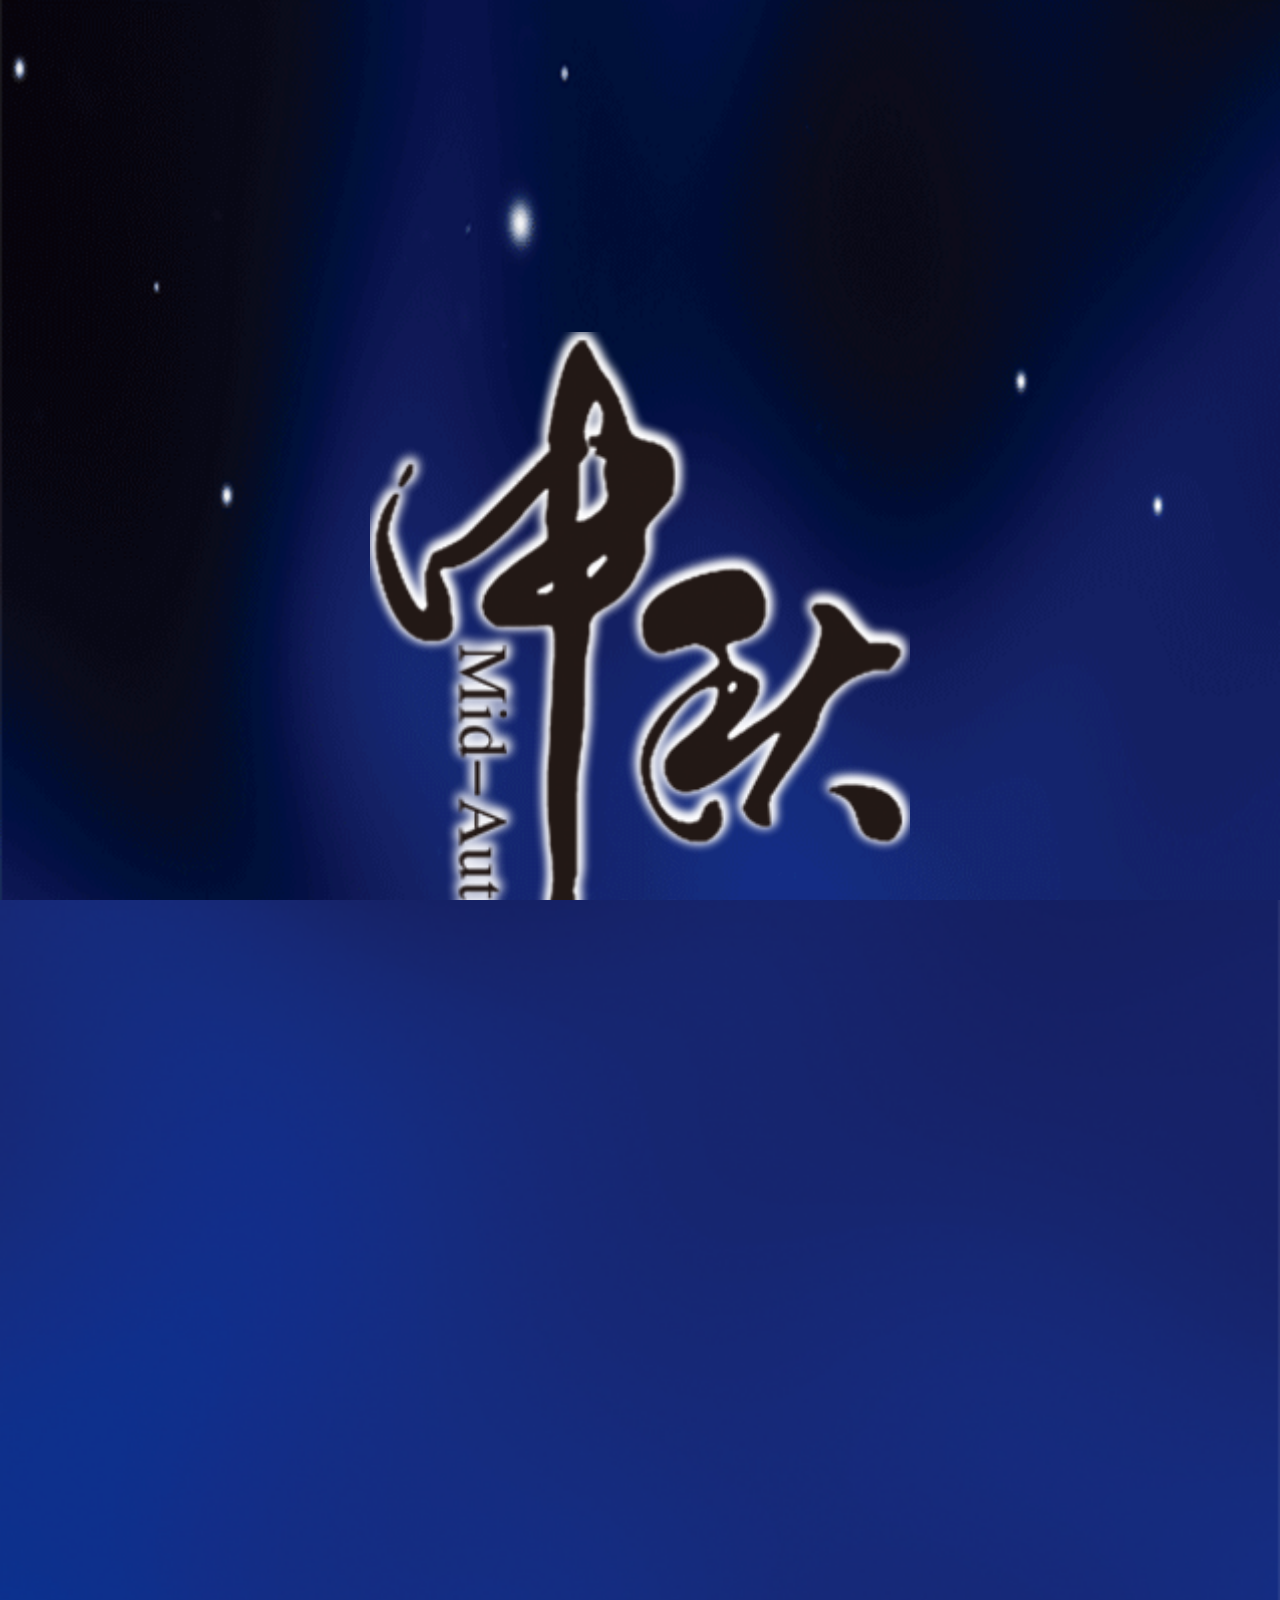
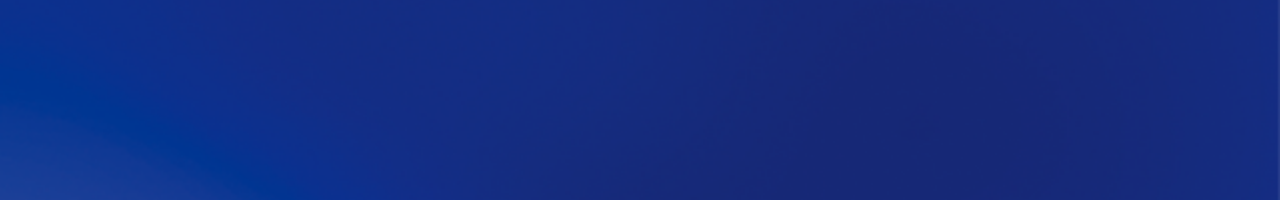
<file: 中秋节/index.html>
<!DOCTYPE html>
<html lang="en">
<head>
    <meta charset="UTF-8">
    <title></title>
    <meta name="viewport"
          content="width=device-width, user-scalable=no, initial-scale=1.0, maximum-scale=1.0, minimum-scale=1.0"/>
    <script src="js/fontsize.js"></script>
    <script src="js/zepto.min.js"></script>
    <script src="js/touch.js"></script>
    <script src="js/js.js"></script>
    <link rel="stylesheet" href="css/index.css"/>
    <link rel="stylesheet" href="css/animate.css"/>
</head>
<body>
<div class="page page_1">
    <img class="animate forwards movescale" src="images/page1_pic.png" alt=""/>
    <img class="moveright" src="images/page1_pic3.png" alt=""/>
    <img class="moveright" src="images/page1_pic2.png" alt=""/>
</div>
<div class="page page_2 pagedown">
    <p class="movexingxing animate forwards hide">中秋起源</p>
    <img class="animate forwards movexian hide" style="animation-delay: 1s" src="images/page2_xian1.png" alt=""/>
    <p class="movexingxing animate forwards hide" style="animation-delay: 1s">中秋习俗</p>
    <img class="animate forwards movexian hide" style="animation-delay: 2s" src="images/page2_xian2.png" alt=""/>
    <p class="movexingxing animate forwards hide" style="animation-delay: 2s">中秋美食</p>
    <img class="animate forwards movexian hide" style="animation-delay: 3s" src="images/page2_xian3.png" alt=""/>
    <p class="movexingxing animate forwards hide" style="animation-delay: 3s">中秋诗歌</p>
</div>
<div class="page page_3  pagedown">
    <div class="zhong hide">
        <img class="movexingxing animate forwards " src="images/page3_pic1.png" alt=""/>
        <p class="animate movetext forwards" style="animation-delay: 0.5s">中秋节<br>，又称月夕<br>、秋</p>
        <p class="animate movetext forwards" style="animation-delay: 1s">节<br>、仲秋节<br>、八月节<br>。追月</p>
        <p class="animate movetext forwards" style="animation-delay: 2s">节<br>、玩月节<br>、拜月节<br>、女儿</p>
        <p class="animate movetext forwards" style="animation-delay: 3s">节或者团圆节<br>。中秋节始于</p>
        <p class="animate movetext forwards" style="animation-delay: 4s">唐朝初期<br>，盛行于宋朝<br>、明</p>
        <p class="animate movetext forwards" style="animation-delay: 5s">清时期已成为于春节齐名的</p>
        <p class="animate movetext forwards" style="animation-delay: 6s">中国主要节日之一<br>。中秋节</p>
        <p class="animate movetext forwards" style="animation-delay: 7s">月圆兆人值团圆<br>，为寄托思</p>
        <p class="animate movetext forwards" style="animation-delay: 8s">念故乡<br>，思念亲人之情<br>，期</p>
        <p class="animate movetext forwards" style="animation-delay: 9s">盼丰收<br>、幸福成为丰富多彩</p>
        <p class="animate movetext forwards" style="animation-delay: 10s">弥足珍贵的文化遗产<br>。</p>
    </div>
    <img class="moveright hide" src="images/page1_pic3.png" alt=""/>
    <img class="moveright hide" style="animation-duration: 4s" src="images/page1_pic2.png" alt=""/>
</div>
<div class="page page_4 pagedown">
    <div class="page_4_top hide">
        <img class="movexingxing animate forwards " src="images/page4_pic1.png" alt=""/>
        <img class="animate movetext2 forwards" src="images/page4_text.png" alt=""/>
        <img src="images/page4_pic2.png" alt=""/>
    </div>
    <img class="moveleft animate forwards hide" src="images/page4_pic3.png" alt=""/>
    <img class="movexingxing animate forwards hide" src="images/page4_pic4.png" alt=""/>
    <img class="moveleft animate forwards hide" src="images/page4_pic5.png" alt=""/>
    <img class="movexingxing animate forwards hide" src="images/page4_pic6.png" alt=""/>
    <img class="moveleft animate forwards hide" src="images/page4_pic7.png" alt=""/>
    <img class="movexingxing animate forwards hide" src="images/page4_pic8.png" alt=""/>
</div>
<div class="page page_5 pagedown">
    <div class="page5_top hide">
        <img class="movexingxing animate forwards "  src="images/page5_pic.png" alt=""/>
        <img class="animate movetext2 forwards" src="images/page5_text.png" alt=""/>
        <img src="images/page5_pic1.png" alt=""/>
    </div>
    <img class="movexingxing animate forwards hide"  src="images/page5_pic2.png" alt=""/>
    <img class="moveleft animate forwards hide" src="images/page5_pic3.png" alt=""/>
    <img class="movexingxing animate forwards hide"  src="images/page5_pic4.png" alt=""/>
    <img class="moveleft animate forwards hide" src="images/page5_pic5.png" alt=""/>
    <img class="movexingxing animate forwards hide"  src="images/page5_pic6.png" alt=""/>
    <img class="moveleft animate forwards hide" src="images/page5_pic7.png" alt=""/>
</div>
<div class="page page_6 pagedown">
    <img src="images/page6_pic.png" class="hide" alt=""/>
    <img class="animate forwards top hide" src="images/page6_text1.png" alt=""/>
    <img class="animate forwards left hide" src="images/page6_text2.png" alt=""/>
    <img class="animate forwards scale hide" src="images/page6_text3.png" alt=""/>
</div>

</body>
</html>
</file>
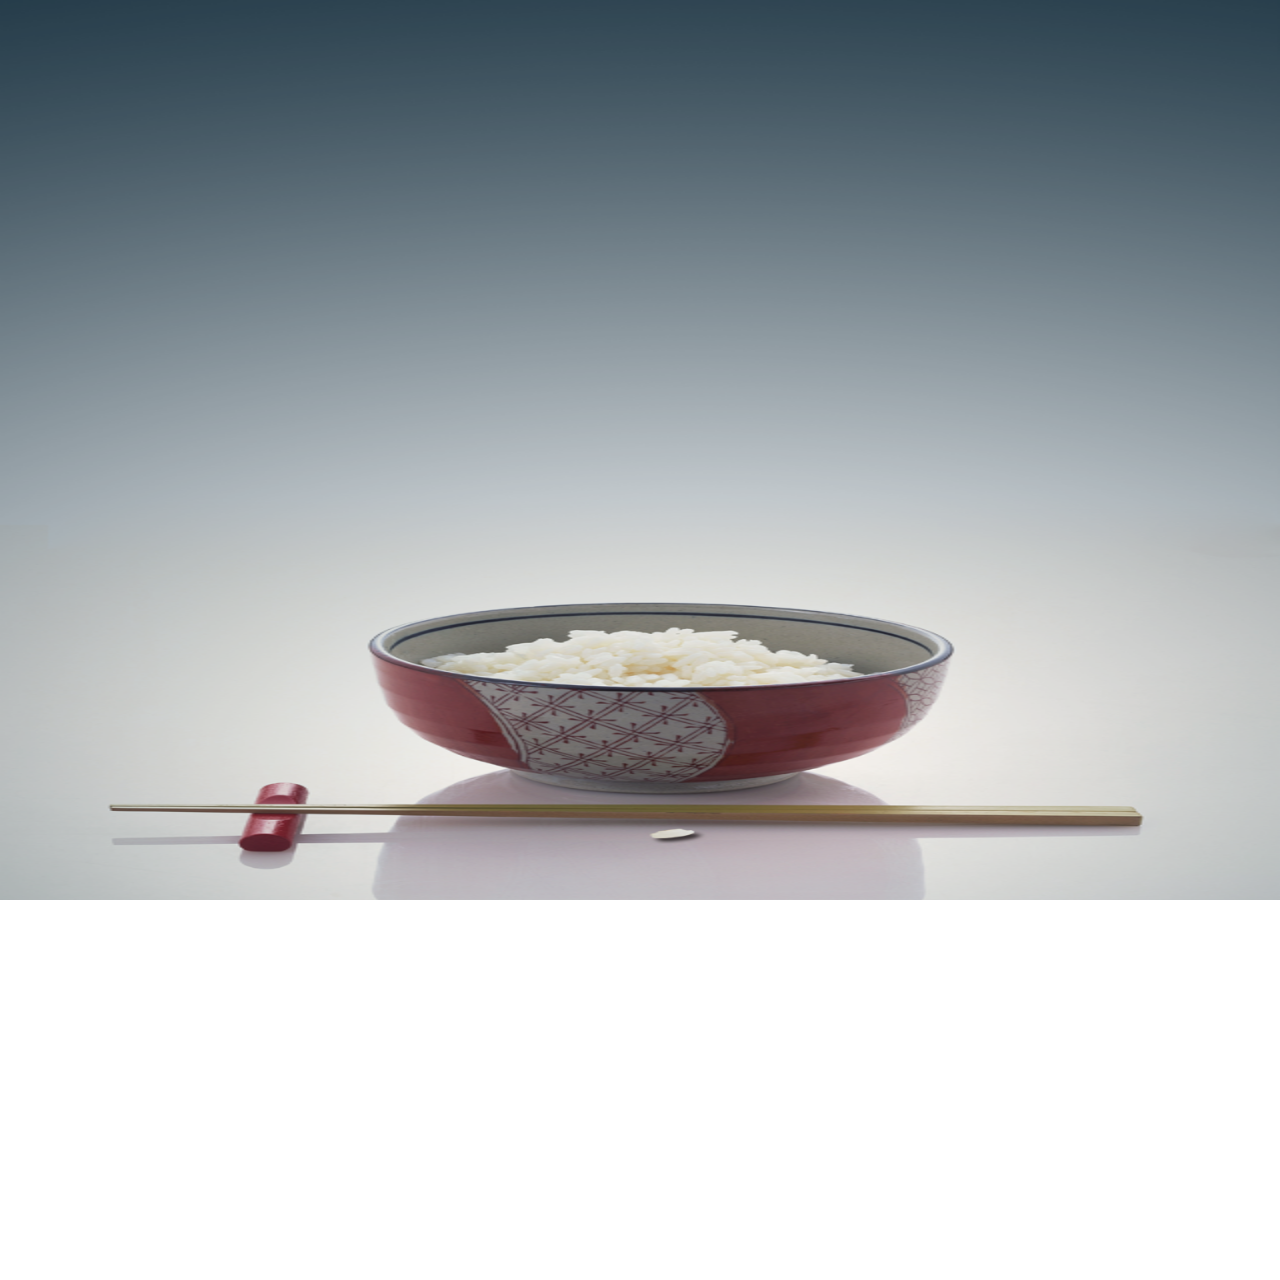
<file: 柴米油盐2/index.html>
<!DOCTYPE html>
<html lang="en">
<head>
    <meta charset="UTF-8">
    <meta name="viewport"
          content="width=device-width, user-scalable=no, initial-scale=1.0, maximum-scale=1.0, minimum-scale=1.0">
    <title></title>
    <script src="js/fontsize.js"></script>
    <script src="js/jquery-3.2.1.js"></script>
    <link rel="stylesheet" href="js/swiper-3.4.2.min.css">
    <script src="js/swiper-3.4.2.min.js"></script>
    <script src="js/touch.js"></script>
    <script src="js/zepto.min.js"></script>


    <style>
        *{  margin: 0;  padding: 0;  list-style: none;  text-decoration: none; }
        html{ height: 100%; }
        body{ width: 6.4rem; height: 100%; background: url("images/index_bg.png") no-repeat; background-size: 100% 100%; }


        .index{  width: 6.4rem;  height: 100%;  position: relative }
        .logo{ width: 2.41rem; height: 2.29rem; position: absolute; top:4.11rem; left:50%; margin-left: -1.205rem; animation: logo 1s ease 1; opacity: 0; display: block; animation-fill-mode: forwards }
        @keyframes logo {
            0%{transform: translateY(0rem);opacity: 0;}
            100%{transform: translateY(-2rem);opacity: 1}
        }
        .logo img{
            width: 2.41rem;
            height: 1.29rem;
        }


    </style>


</head>
<body>
    <div class="index">
        <a href="two.html" class="logo"><img src="images/logo.png" alt=""></a>

    </div>
</body>
</html>
</file>
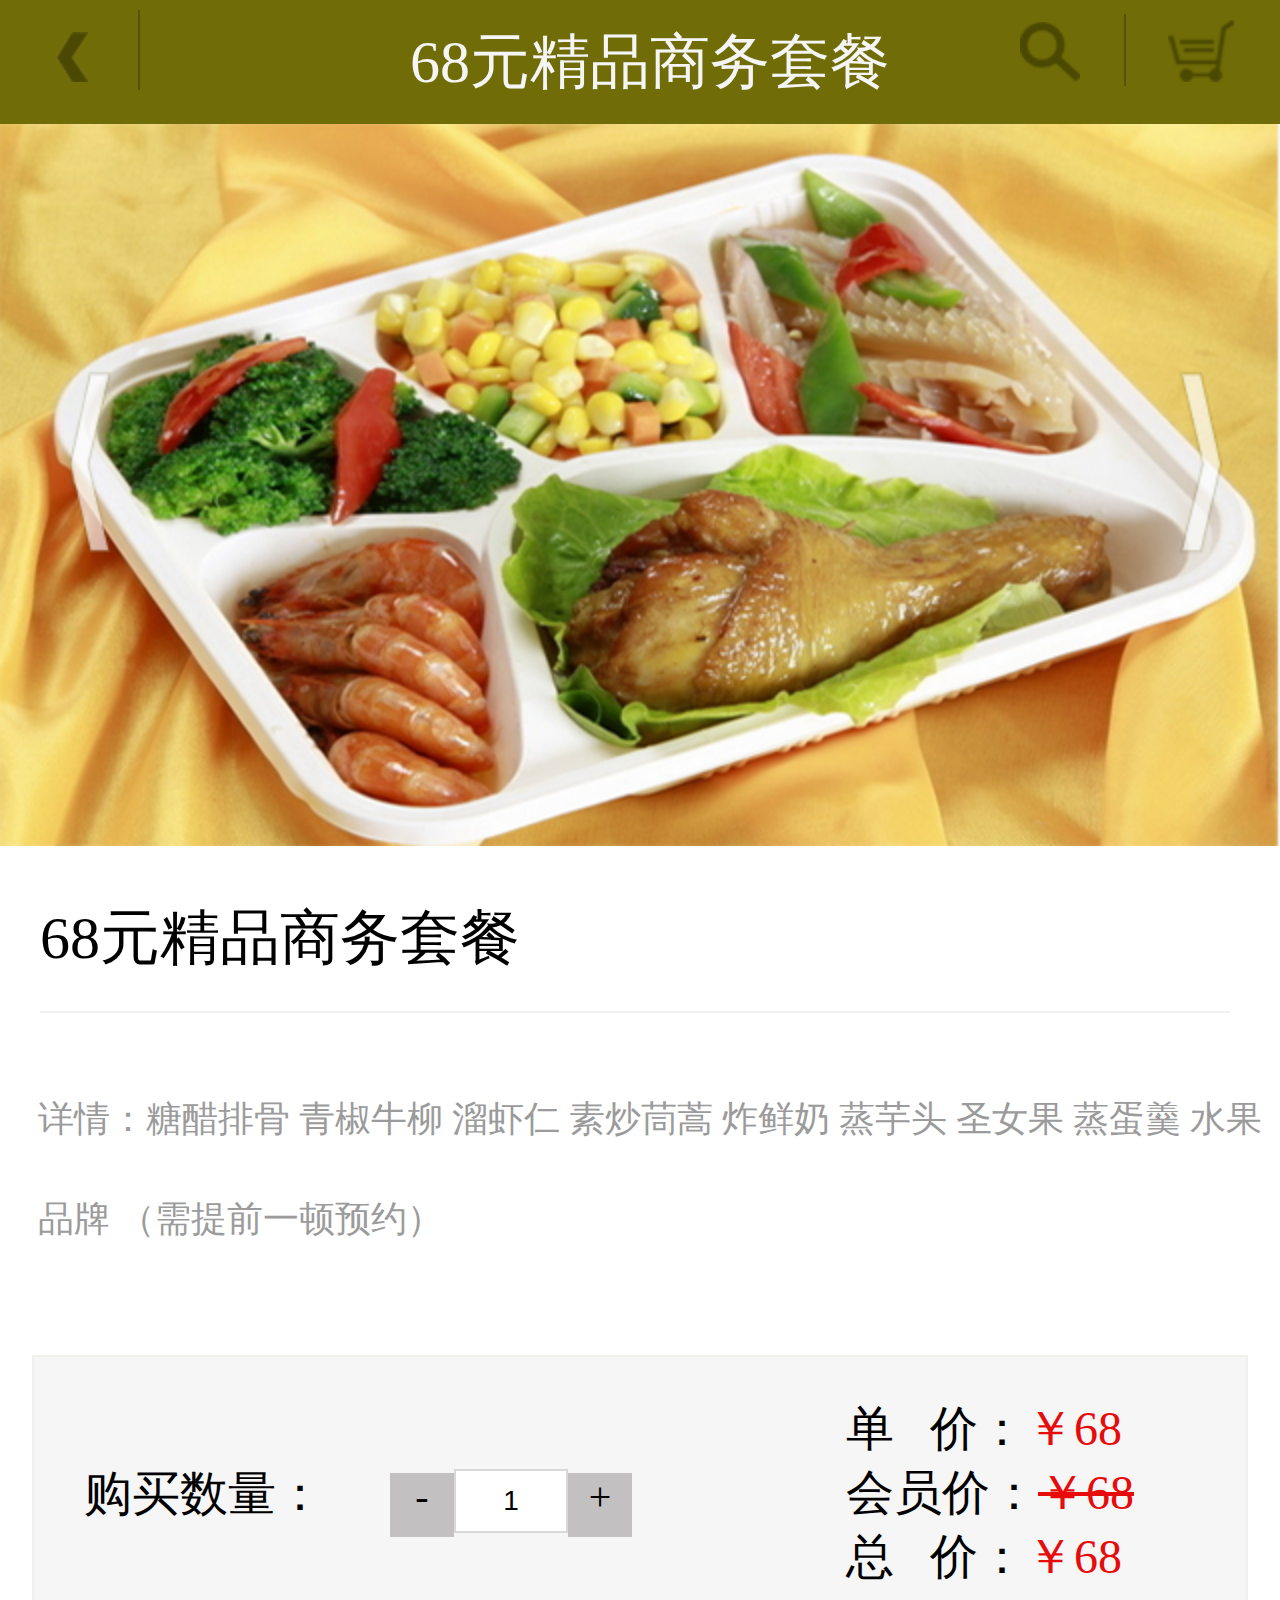
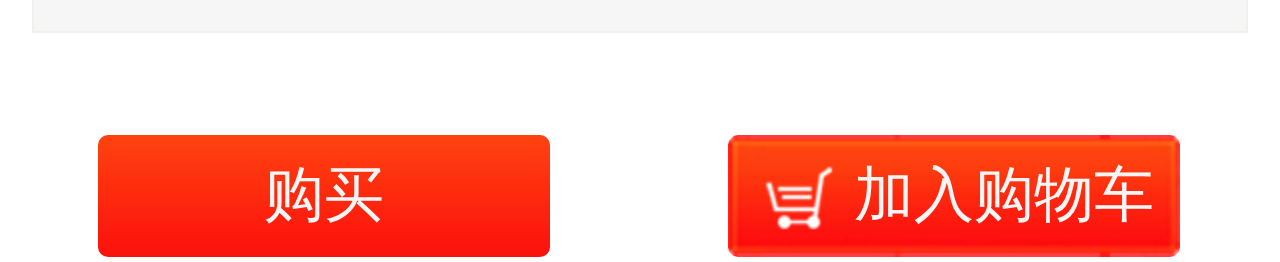
<file: 柴米油盐2/four.html>
<!DOCTYPE html>
<html lang="en">
<head>
    <meta charset="UTF-8">
    <meta name="viewport"
          content="width=device-width, user-scalable=no, initial-scale=1.0, maximum-scale=1.0, minimum-scale=1.0">
    <title></title>
    <script src="js/fontsize.js"></script>
    <script src="js/jquery-3.2.1.js"></script>
    <link rel="stylesheet" href="js/swiper-3.4.2.min.css">
    <script src="js/swiper-3.4.2.min.js"></script>
    <script src="js/touch.js"></script>
    <script src="js/zepto.min.js"></script>
    <style>
        *{
            margin: 0;
            padding: 0;
            text-decoration: none;
            list-style: none;

        }
        *{
            margin: 0;
            padding: 0;
            list-style: none;
            text-decoration: none;
        }
        .header{
            width: 6.4rem;
            height: 0.62rem;
            background: #706c07;
            font-size: 0;
            line-height: 0.62rem;
        }
        .header span{
            font-size: 0.3rem;
            color: whitesmoke;
            display: inline-block;
            margin-left: 1.35rem;
        }
        .header a:nth-of-type(1){
            display: inline-block;
            width: 0.16rem;
            height: 0.25rem;
            margin-left: 0.28rem;
            padding: 0.05rem 0.25rem 0.1rem 0;
            border-right: 0.01rem solid #565204;
        }
        .header a:nth-of-type(1) img{
            width: 0.16rem;
            height: 0.25rem;
        }
        .header a:nth-of-type(2){
            display: inline-block;
            width: 0.30rem;
            height: 0.30rem;
            margin-left: 0.65rem;
            padding: 0.03rem 0.22rem 0.03rem 0;
            border-right: 0.01rem solid #565204;
        }
        .header a:nth-of-type(2) img{
            width: 0.30rem;
            height: 0.30rem;
        }
        .header a:nth-of-type(3){
            display: inline-block;
            width: 0.33rem;
            height: 0.31rem;
            margin-left: 0.21rem;
        }
        .header a:nth-of-type(3) img{
            width: 0.33rem;
            height: 0.31rem;
        }
        .banner{
            width: 6.4rem;
            height: 3.61rem;

        }
        .banner img{
            width: 6.4rem;
            height: 3.61rem;

        }
        .main{
            width: 6.4rem;
            background: white;
        }
        .main>p:nth-of-type(1){
            width: 5.95rem;
            font-size: 0.3rem;
            margin: 0.26rem 0 0 0.2rem;
            border-bottom: 0.01rem solid #f1f1f1;
            padding-bottom: 0.16rem;
        }
        .main>p:nth-of-type(2){
            font-size: 0.18rem;
            color: #9b9b9b;
            margin: 0.28rem 0 0 0.19rem;
            line-height: 0.5rem;
        }
        .main_bg{
            width: 6.06rem;
            height: 1.37rem;
            border: 0.01rem solid #f1f0ed;
            background: #f6f6f6;
            font-size: 0;
            margin: 0.43rem auto 0 auto;

        }
        .main_bg>span:nth-of-type(1){
            width: 1.29rem;
            height: 1.37rem;
            display: inline-block;
            line-height: 1.37rem;
            font-size: 0.24rem;
            margin-left: 0.25rem;
            margin-right: 0.24rem;
        }
        .main_bg>span:nth-of-type(2),.main_bg>span:nth-of-type(3){
            display: inline-block;
            width: 0.32rem;
            height: 0.32rem;
            background: #c2c0c0;
            color: black;
            font-size: 0.2rem;
            text-align: center;
        }
        .main_bg input{
            width: 0.55rem;
            height: 0.3rem;
            border:0.01rem #d8d8d8 solid;
            text-align: center;
            font-size: 0.14rem;
            margin-top: -0.03rem;
        }
        .main_bg p{
            display: inline-block;
            width: 2rem;
            height: 1.18rem;
            float: right;
            font-size: 0.24rem;
            padding-top: 0.2rem;

        }
        .main_bg p span{
            display: inline-block;
            color: #e70c0c;
        }
        .main>a{
            width: 2.26rem;
            height: 0.61rem;
            background: -webkit-linear-gradient(top,#ff430f 0%,#fc100d 100%);
            display: inline-block;
            border-radius: 0.05rem;
            font-size: 0.3rem;
            line-height: 0.6rem;
            text-align: center;
            color: whitesmoke;
            margin-left: 0.49rem;
        }
        .main>a:nth-of-type(2){
            background: url("images/a_bg.png") no-repeat center center;
            background-size:2.26rem 0.61rem;
            padding-left: 0.5rem;
            box-sizing: border-box;
        }


    </style>
</head>
<body>
<div class="header">
    <a href=""><img src="images/left_pic.png" alt=""></a>
    <span>68元精品商务套餐</span>
    <a href=""><img src="images/center_pic.png" alt=""></a>
    <a href=""><img src="images/right_pic.png" alt=""></a>
</div>
<div class="banner">
    <img src="images/four_banner.png" alt="">
</div>
<div class="main">
    <p>68元精品商务套餐</p>
    <p>详情：糖醋排骨 青椒牛柳 溜虾仁 素炒茼蒿 炸鲜奶 蒸芋头 圣女果 蒸蛋羹 水果品牌 （需提前一顿预约）</p>
    <div class="main_bg">
        <span>购买数量：</span>
        <span id="remove">-</span>
        <input id="num" type="text" value="1">
        <span id="add">+</span>
        <p>
            单&nbsp;&nbsp;&nbsp;价：<span>￥68</span>
            <br>会员价：<span style="text-decoration: line-through">￥68</span>
            <br>总&nbsp;&nbsp;&nbsp;价：<span>￥68</span>
        </p>
    </div>
    <a href="">购买</a><a href="" style="margin-left: 0.89rem">加入购物车</a>
</div>

</body>
</html>
<script>

    $("#add").click(
        function(){
            var a=$("#num").val();
            var b=Number(a)+1;
            $("#num").val(b);

        }
    );
    $("#remove").click(
        function(){
            var a=$("#num").val();
            var b=Number(a)-1;
            $("#num").val(b);

        }
    );
</script>
</file>
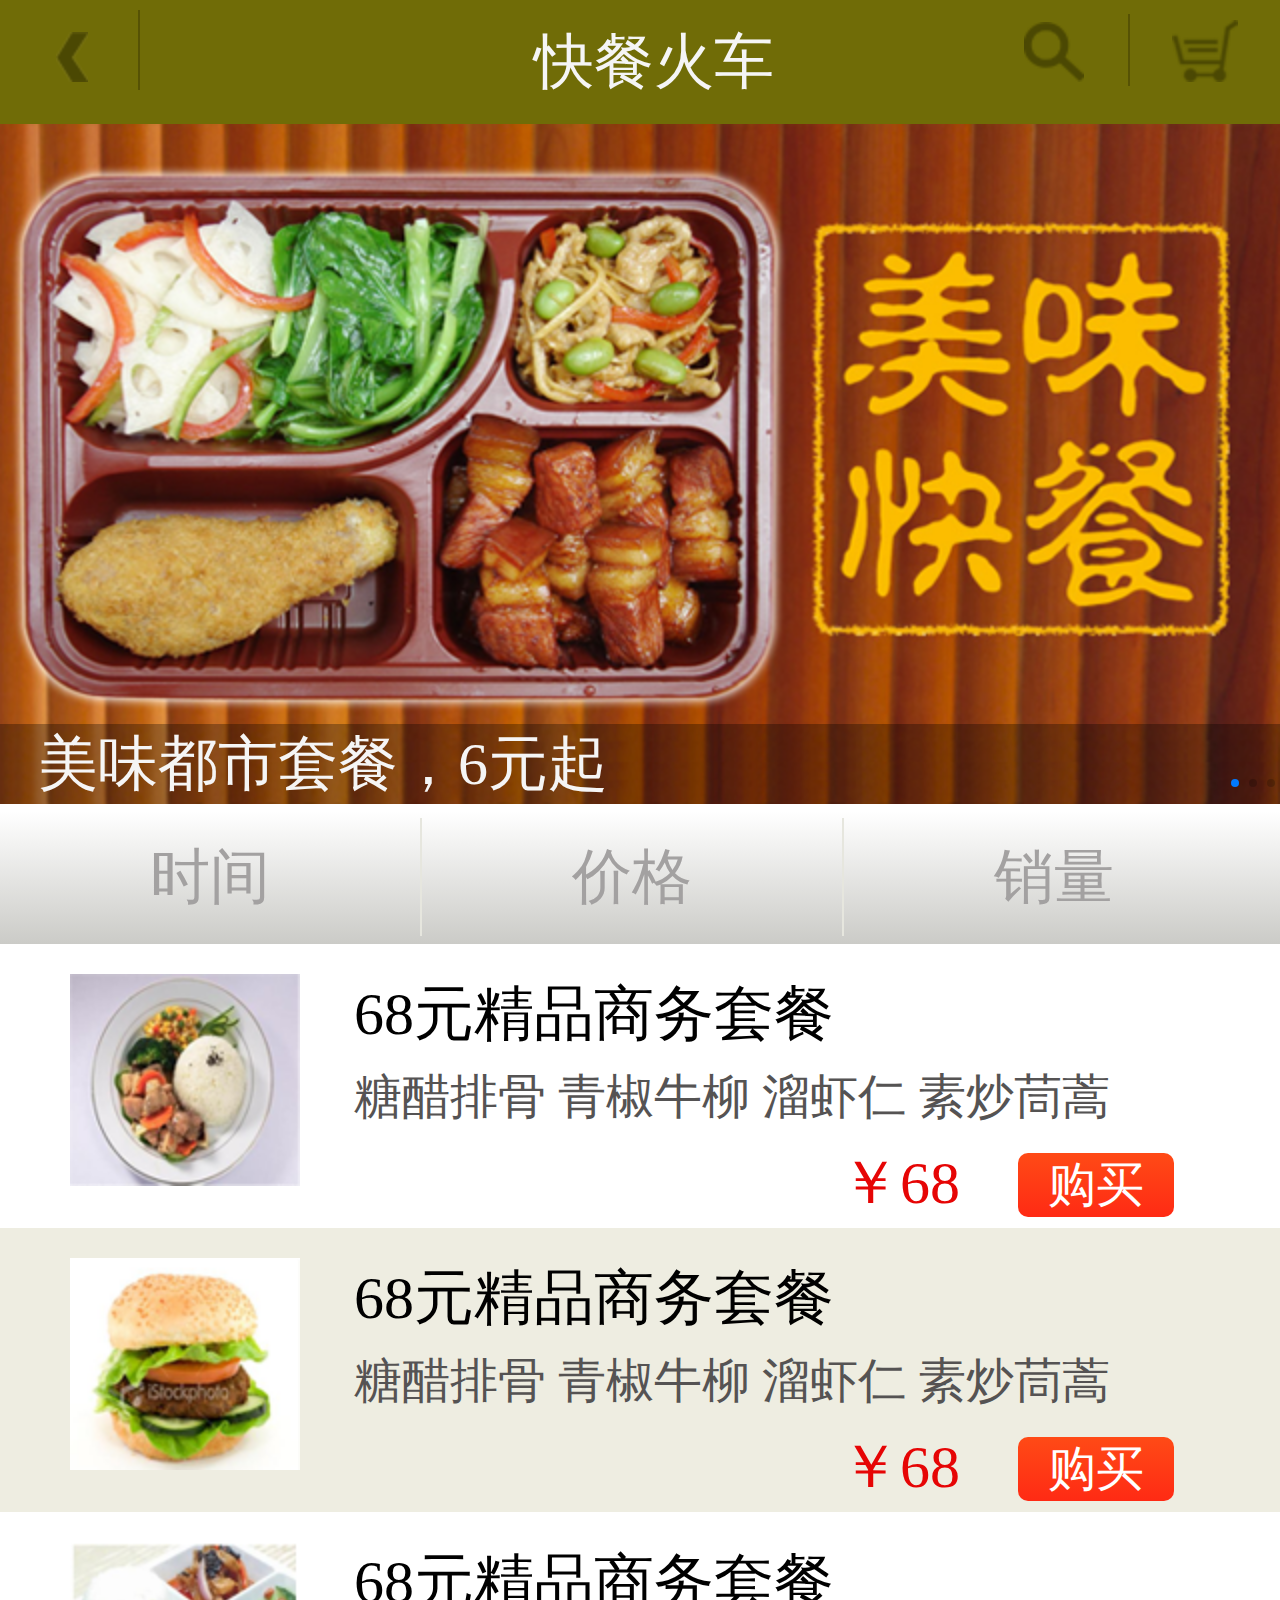
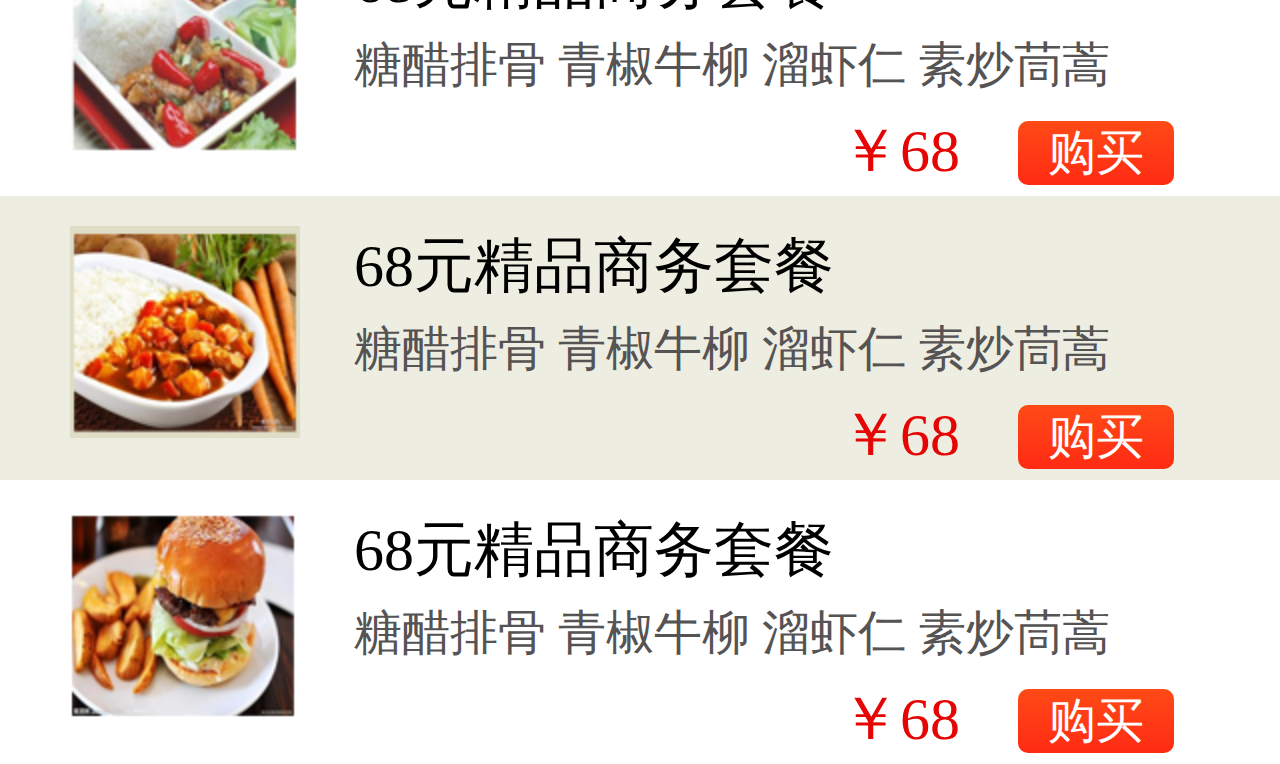
<file: 柴米油盐2/kuaicanhuoche.html>
<!DOCTYPE html>
<html lang="en">
<head>
    <meta charset="UTF-8">
    <meta name="viewport"
          content="width=device-width, user-scalable=no, initial-scale=1.0, maximum-scale=1.0, minimum-scale=1.0">
    <title></title>
    <script src="js/fontsize.js"></script>
    <script src="js/jquery-3.2.1.js"></script>
    <link rel="stylesheet" href="js/swiper-3.4.2.min.css">
    <script src="js/swiper-3.4.2.min.js"></script>
    <script src="js/touch.js"></script>
    <script src="js/zepto.min.js"></script>
    <style>
        *{ margin: 0; padding: 0; list-style: none; text-decoration: none; }
        .header{ width: 6.4rem; height: 0.62rem; background: #706c07; font-size: 0; line-height: 0.62rem; }
        .header span{ font-size: 0.3rem; color: whitesmoke; display: inline-block; margin-left: 1.97rem; }
        .header a:nth-of-type(1){ display: inline-block; width: 0.16rem; height: 0.25rem; margin-left: 0.28rem; padding: 0.05rem 0.25rem 0.1rem 0; border-right: 0.01rem solid #565204; }
        .header a:nth-of-type(1) img{ width: 0.16rem; height: 0.25rem; }
        .header a:nth-of-type(2){ display: inline-block; width: 0.30rem; height: 0.30rem; margin-left: 1.25rem; padding: 0.03rem 0.22rem 0.03rem 0; border-right: 0.01rem solid #565204; }
        .header a:nth-of-type(2) img{ width: 0.30rem; height: 0.30rem; }
        .header a:nth-of-type(3){ display: inline-block; width: 0.33rem; height: 0.31rem; margin-left: 0.21rem; }
        .header a:nth-of-type(3) img{  width: 0.33rem;  height: 0.31rem; }
        .swiper-container{ width: 6.4rem; height: 3.4rem; position: relative; }
        .swiper-slide img{ width: 6.4rem; height: 3.4rem; z-index: 1; }
        .banner_bg{ width: 6.21rem; height: 0.4rem; background: rgba(0,0,0,0.3); position: absolute; bottom: 0; left: 0; z-index: 2; font-size: 0.3rem; padding-left: 0.19rem; color: whitesmoke; }
        .nav{ width: 6.4rem; height:0.67rem; background: -webkit-linear-gradient(top,white 1%,#cbcbc7 100%); margin-top: 0.03rem; font-size: 0; line-height: 0.67rem; }
        .nav a{ width: 2.1rem; font-size: 0.3rem; color: #a3a1a1; display: inline-block; text-align: center; height:0.59rem; line-height:0.59rem; border-right: 0.01rem solid #e6e6de; margin-top: 0.04rem }
        .main{ width: 6.4rem; }
        .main_one{ height: 1.27rem; padding-top: 0.15rem; padding-left: 0.35rem; overflow: hidden; }
        .main_one:nth-of-type(2n){ background: #eeede1; }
        .main_one:nth-of-type(2n-1){ background: white; }
        .main_one img{  width: 1.15rem;  height: 1.06rem;  float: left;  margin-right: 0.27rem; }
        .main_one p:nth-of-type(1){  font-size: 0.3rem;  color: black;  float: left;  margin-bottom: 0.05rem; }
        .main_one p:nth-of-type(1) a{ font-size: 0.3rem; color: black; }
        .main_one p:nth-of-type(2){ font-size: 0.24rem; color: #555353; float: left; }
        .main_one p:nth-of-type(3){  width: 4.1rem;  float: left; }
        .main_one p:nth-of-type(3) a{ width: 0.78rem; height: 0.32rem; font-size: 0.24rem; background: -webkit-linear-gradient(top,#ff4a16 0%,#ff2a14 100%); display: inline-block; color: white; float: right; border-radius: 0.05rem; text-align: center; line-height: 0.32rem; margin-top: 0.12rem }
        .main_one span{  font-size: 0.3rem;  color: #e60505;  margin-top: 0.07rem;  display: inline-block;  float:right;  margin-right: 0.29rem; }

    </style>
</head>
<body>
    <div class="header">
        <a href=""><img src="images/left_pic.png" alt=""></a>
        <span>快餐火车</span>
        <a href=""><img src="images/center_pic.png" alt=""></a>
        <a href=""><img src="images/right_pic.png" alt=""></a>
    </div>
    <div class="swiper-container">
        <ul class="swiper-wrapper">
            <li class="swiper-slide"><img src="images/three_banner.png" alt=""></li>
            <li class="swiper-slide"><img src="images/three_banner.png" alt=""></li>
            <li class="swiper-slide"><img src="images/three_banner.png" alt=""></li>
        </ul>
        <!-- 如果需要分页器 -->
        <div class="swiper-pagination" style="text-align: right;bottom:-0.15rem;z-index: 3"></div>
        <div class="banner_bg">美味都市套餐，6元起</div>
    </div>
    <div class="nav">
        <a href="">时间</a><a href="">价格</a><a href="" style="border-right: 0">销量</a>
    </div>
    <div class="main">
        <div class="main_one">
            <img src="images/three_main1.png" alt="">
            <p><a href="">68元精品商务套餐</a></p>
            <p>糖醋排骨 青椒牛柳 溜虾仁 素炒茼蒿</p>
            <p>
            <a href="four.html">购买</a>
            <span>￥68</span>
            </p>


        </div>
        <div class="main_one">
            <img src="images/three_main2.png" alt="">
            <p><a href="">68元精品商务套餐</a></p>
            <p>糖醋排骨 青椒牛柳 溜虾仁 素炒茼蒿</p>
            <p>
                <a href="">购买</a>
                <span>￥68</span>
            </p>


        </div>
        <div class="main_one">
            <img src="images/three_main3.png" alt="">
            <p><a href="">68元精品商务套餐</a></p>
            <p>糖醋排骨 青椒牛柳 溜虾仁 素炒茼蒿</p>
            <p>
                <a href="">购买</a>
                <span>￥68</span>
            </p>


        </div>
        <div class="main_one">
            <img src="images/three_main4.png" alt="">
            <p><a href="">68元精品商务套餐</a></p>
            <p>糖醋排骨 青椒牛柳 溜虾仁 素炒茼蒿</p>
            <p>
                <a href="">购买</a>
                <span>￥68</span>
            </p>


        </div>
        <div class="main_one">
            <img src="images/three_main5.png" alt="">
            <p><a href="">68元精品商务套餐</a></p>
            <p>糖醋排骨 青椒牛柳 溜虾仁 素炒茼蒿</p>
            <p>
                <a href="">购买</a>
                <span>￥68</span>
            </p>


        </div>
    </div>
</body>
</html>


<script>
    var mySwiper = new Swiper ('.swiper-container', {

        // 如果需要分页器
        pagination: '.swiper-pagination',

    });
</script>
</file>
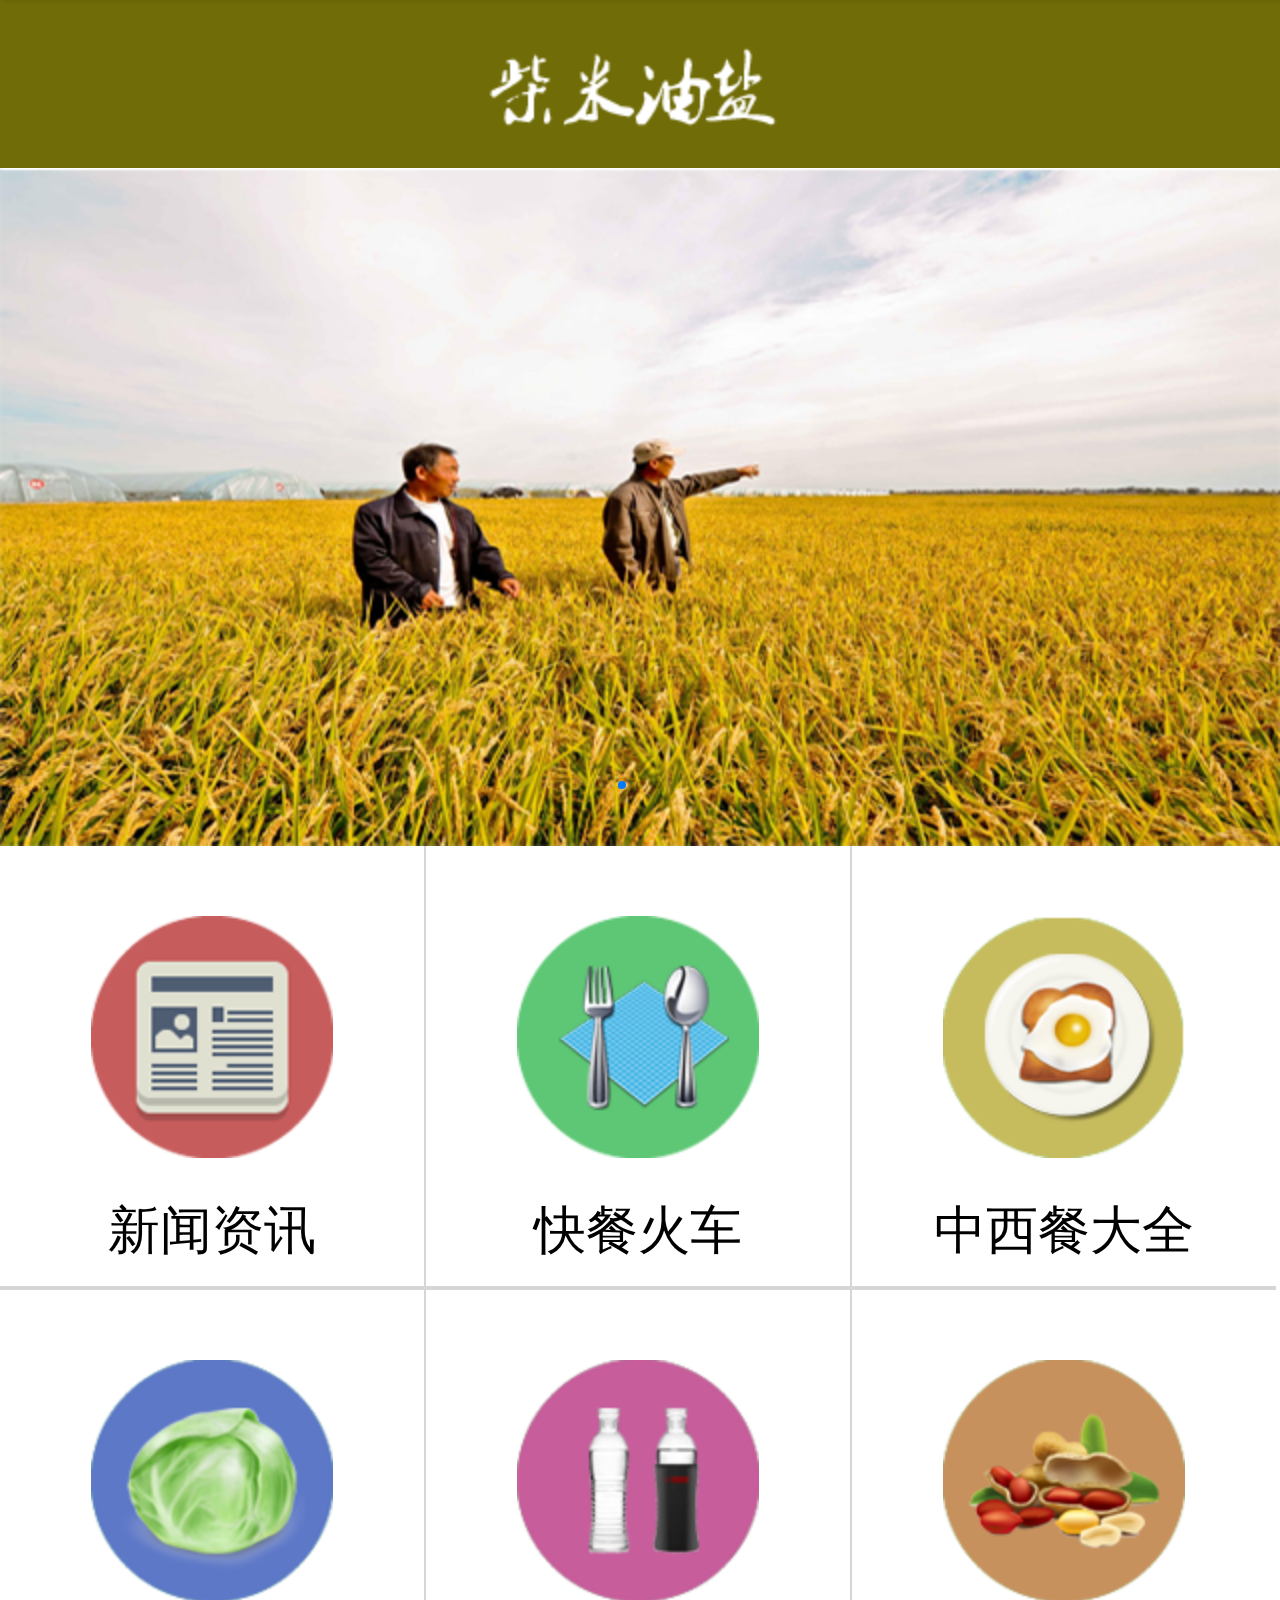
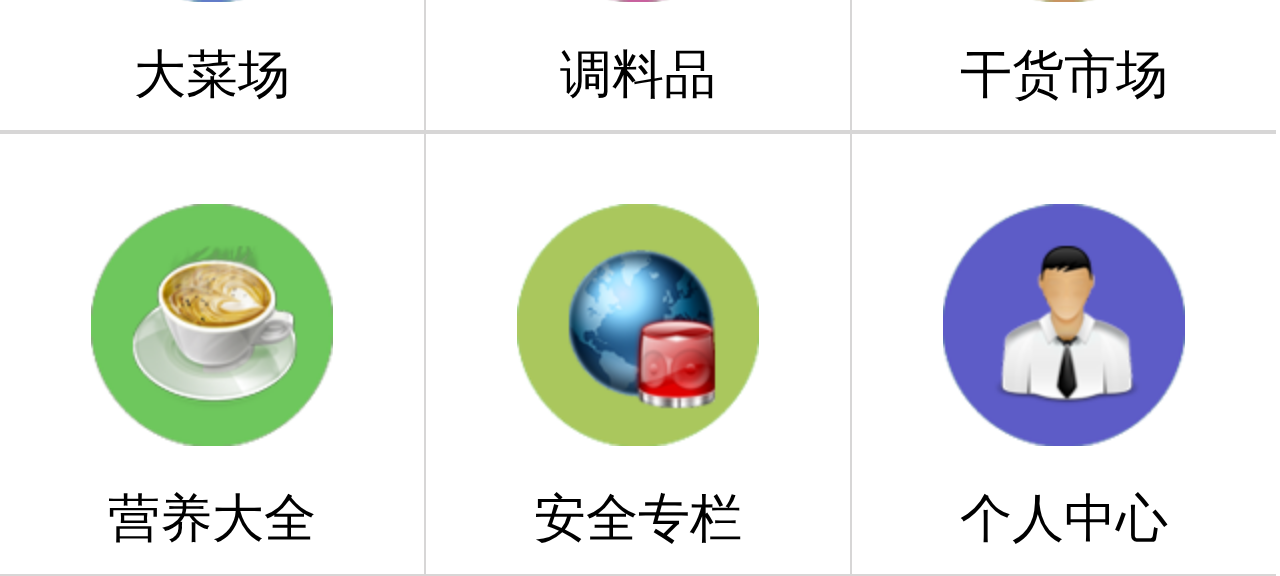
<file: 柴米油盐2/two.html>
<!DOCTYPE html>
<html lang="en">
<head>
    <meta charset="UTF-8">
    <meta name="viewport"
          content="width=device-width, user-scalable=no, initial-scale=1.0, maximum-scale=1.0, minimum-scale=1.0">
    <title></title>
    <script src="js/fontsize.js"></script>
    <script src="js/jquery-3.2.1.js"></script>
    <link rel="stylesheet" href="js/swiper-3.4.2.min.css">
    <script src="js/swiper-3.4.2.min.js"></script>
    <script src="js/touch.js"></script>
    <script src="js/zepto.min.js"></script>
    <style>
        *{  margin: 0;  padding: 0;  list-style: none;  text-decoration: none;  }
        .clear{  clear: both;  }
        .header{  width: 6.4rem;  height: 0.84rem;  font-size: 0;  }
        .header img{  width: 6.4rem;  height: 0.84rem;  }
        .swiper-container{  width: 6.4rem;  height: 3.39rem;  }
        .swiper-slide img{  width: 6.4rem;  height: 3.39rem;  }
        .main{  width: 6.4rem;  }
        .main_one{  display: inline-block;  width: 2.12rem;  height: 2.2rem;  text-align: center;  font-size: 0;  border: 0.01rem solid #d7d6d6;  margin: 0;  float: left;  }
        .main_one:nth-of-type(1){  border-left: 0;  border-top: 0;  }
        .main_one:nth-of-type(2){  border-left: 0; border-top: 0;  }
        .main_one:nth-of-type(3){  border-left: 0;  border-top: 0;  border-right: 0;  }
        .main_one:nth-of-type(4){  border-left: 0;  }
        .main_one:nth-of-type(5){  border-left: 0;  }
        .main_one:nth-of-type(6){  border-left: 0;  border-right: 0;  }
        .main_one:nth-of-type(7){  border-left: 0;  }
        .main_one:nth-of-type(8){  border-left: 0;  }
        .main_one:nth-of-type(9){  border-left: 0;  border-right: 0;  }
        .main_one img{  width: 1.21rem;  height: 1.21rem;  margin-top: 0.35rem;  }
        .main_one p{  font-size: 0.26rem;  color: black;  margin-top: 0.19rem;  }



    </style>
</head>
<body>
<div class="header">
    <img src="images/two_header.png" alt="">
</div>
<div class="swiper-container">
        <ul class="swiper-wrapper">
            <li class="swiper-slide"><img src="images/banner.png" alt=""></li>
            <li class="swiper-slide"><img src="images/banner.png" alt=""></li>
            <li class="swiper-slide"><img src="images/banner.png" alt=""></li>
        </ul>
        <!-- 如果需要分页器 -->
        <div class="swiper-pagination"></div>
</div>
<div class="main">
    <a href="" class="main_one">
        <img src="images/main_pic1.png" alt="">
        <p>新闻资讯</p>
    </a>
    <a href="kuaicanhuoche.html" class="main_one">
        <img src="images/main_pic2.png" alt="">
        <p>快餐火车</p>
    </a>
    <a href="" class="main_one">
        <img src="images/main_pic3.png" alt="">
        <p>中西餐大全</p>
    </a>
    <div class="clear"></div>
    <a href="" class="main_one">
        <img src="images/main_pic4.png" alt="">
        <p>大菜场</p>
    </a>
    <a href="" class="main_one">
        <img src="images/main_pic5.png" alt="">
        <p>调料品</p>
    </a>
    <a href="" class="main_one">
        <img src="images/main_pic6.png" alt="">
        <p>干货市场</p>
    </a>
    <div class="clear"></div>
    <a href="" class="main_one">
        <img src="images/main_pic7.png" alt="">
        <p>营养大全</p>
    </a>
    <a href="" class="main_one">
        <img src="images/main_pic8.png" alt="">
        <p>安全专栏</p>
    </a>
    <a href="" class="main_one">
        <img src="images/main_pic9.png" alt="">
        <p>个人中心</p>
    </a>
    <div class="clear"></div>

</div>
</body>
</html>
<script>
    var mySwiper = new Swiper ('.swiper-container', {

        // 如果需要分页器
        pagination: '.swiper-pagination',

    });
</script>
</file>
<file: 中秋节/css/index.css>
*{
    padding: 0;
    margin: 0;
}
ul{
    list-style: none;
}
a{
    text-decoration: none;
}
html,body{
    width: 100%;
    height: 100%;
    overflow: hidden;
}
.pageup{
    transform: translateY(-100%);
}
.pagedown{
    transform: translateY(100%);
}
.hide{
    display: none !important;
}
.page{
    width: 100%;
    height: 100%;
    position: absolute;
    top: 0;
    left: 0;
    overflow: hidden;
    transition: all 1s linear;
}
.page_1{
    background: url("../images/page1_bg.gif")no-repeat;
    background-size: 6.4rem 11.36rem;
}
.page_1 img:first-of-type{
    width: 2.7rem;
    margin: 1.66rem auto 0;
    display: block;
}
.page_1 img:nth-of-type(2){
    width: 1.74rem;
    margin-top: 0.4rem;
    display: block;
    margin-left: 3.5rem;
    transform: translateX(-5.5rem)
}
.page_1 img:last-of-type{
    width: 2.35rem;
    margin-top: 0.65rem;
    margin-left: 0.21rem;
}
.page_2{
    background: url("../images/page2_bg.png")no-repeat;
    background-size: 6.4rem 11.36rem;
}
.page_2 p{
    font-family: STHupo;
    font-size: 0.48rem;
    font-weight: bold;
    color: white;
    background: url("../images/page2_xinxin.png")no-repeat left center;
    background-size: 0.6rem 0.56rem;
    padding-left: 0.95rem;
    transform: translateX(5rem);
}
.page_2 p:first-of-type{
    margin-top: 0.7rem;
    margin-left: 1.75rem;
}
.page_2 p:nth-of-type(2){
    margin-top: 1rem;
    margin-left: 1rem;
}
.page_2 p:nth-of-type(3){
    margin-top: 0.7rem;
    margin-left: 1.75rem;
}
.page_2 p:nth-of-type(4){
    margin-top: 0.8rem;
    margin-left: 0.9rem;
}
.page_2 img{
    position: absolute;
    opacity: 0;
    transform-origin: top;
}
.page_2 img:first-of-type{
    left: 1.3rem;
    top: 1.1rem;
    width: 0.73rem;
}
.page_2 img:nth-of-type(2){
    left: 1.3rem;
    top: 2.5rem;
    width: 0.73rem;
}
.page_2 img:nth-of-type(3){
    left: 1.2rem;
    top: 3.9rem;
    width: 0.9rem;
}
.page_3{
    background: url("../images/page3_bg.png")no-repeat;
    background-size: 6.4rem 11.36rem;
}
.page_3 .zhong:after{
    content: '';
    clear: both;
    display: block;
}
.page_3 .zhong img{
    float: right;
    width: 0.48rem;
    margin-top: 0.27rem;
    margin-right: 0.7rem;
    margin-left: 0.4rem;
}
.page_3 .zhong p{
    float: right;
    width: 0.3rem;
    font-size: 0.24rem;
    color: #feffff;
    font-family: AdobeHeitiStd;
    margin-top: 1.2rem;
    margin-right: 0.05rem;
    transform-origin: top;
    transform: scale(0);
}
.page_3 .zhong p:first-of-type{
    padding-top: 0.65rem;
}
.page_3>img:first-of-type{
    width: 1.74rem;
    margin-top: 2rem;
    display: block;
    margin-left: 3.5rem;
}
.page_3>img:last-of-type{
    width: 2.35rem;
    margin-top: 1.38rem;
    margin-left: 0.15rem;
}
.page_4{
    background: url("../images/page4_bg.png")no-repeat;
    background-size: 6.4rem 11.36rem;
}
.page_4 .page_4_top{
    margin-bottom: 0.13rem;
}
.page_4 .page_4_top:after{
    content: '';
    clear: both;
    display: block;
}
.page_4 .page_4_top img:first-of-type{
    float: right;
    width: 0.48rem;
    margin-top: 0.27rem;
    margin-right: 0.7rem;
    margin-left: 0.4rem;
}
.page_4 .page_4_top img:nth-of-type(2){
    width: 1.02rem;
    float: right;
    margin-top: 0.45rem;
    transform: translateY(-4rem)
}
.page_4 .page_4_top img:last-of-type{
    width: 3.05rem;
    float: right;
    margin-right: 0.5rem;
}
.page_4:after{
    content: '';
    clear: both;
    display: block;
}
.page_4>img{
    float: left;
    margin-left: 0.18rem;
    margin-top: 0.07rem;
}
.page_4>img:nth-of-type(2n+1){
    transform: translateX(7rem)
}
.page_4>img:nth-of-type(2n){
    margin-left: 0.09rem;
    transform: translateX(-7rem)
}
.page_4>img:nth-of-type(1),.page_4>img:nth-of-type(2){
    width: 3rem;
    height: 2.55rem;
    animation-delay: 2s;
}
.page_4>img:nth-of-type(3),.page_4>img:nth-of-type(4){
    width: 3rem;
    height: 2.01rem;
    animation-delay: 3s;
}
.page_4>img:nth-of-type(5),.page_4>img:nth-of-type(6){
    width: 3rem;
    height: 2.17rem;
    animation-delay: 4s;

}
.page_5{
    background: url("../images/page4_bg.png")no-repeat;
    background-size: 6.4rem 11.36rem;
}
.page_5 .page5_top:after{
    content: '';
    clear: both;
    display: block;
}
.page_5 .page5_top img{
    float: right;
}
.page_5 .page5_top img:nth-of-type(1){
    width: 0.48rem;
    margin-top: 0.27rem;
    margin-right: 0.6rem;
    margin-left: 0.4rem;
}
.page_5 .page5_top img:nth-of-type(2){
    width: 0.48rem;
    margin-top: 0.5rem;
    transform: translateY(-4rem)
}
.page_5 .page5_top img:nth-of-type(3){
    width: 4.2rem;
    margin-top: 0.5rem;
    margin-right: 0.1rem;
}
.page_5>img{
    float: left;
    margin-left: 0.14rem;
    margin-top: 0.1rem;
}
.page_5>img:nth-of-type(2n+1){
    width: 3.2rem;
    animation-delay: 2s;
    transform: translateX(-7rem)
}
.page_5>img:nth-of-type(2n){
    width: 2.92rem;
    animation-delay: 2s;
    margin-left: 0.09rem;
    transform: translateX(7rem)
}
.page_5>img:nth-of-type(5),.page_5>img:nth-of-type(6){
    height: 2.46rem;
    animation-delay: 2s;
}
.page_6{
    background: url("../images/page3_bg.png")no-repeat;
    background-size: 6.4rem 11.36rem;
}
.page_6 img:first-of-type{
    width: 0.47rem;
    float: right;
    margin-right: 0.45rem;
    margin-top: 0.26rem;
    display: block;
}
.page_6 img:nth-of-type(2){
    width: 2.12rem;
    float: right;
    margin-right: 0.38rem;
    margin-top: 0.58rem;
    display: block;
    transform: translateY(-4rem)
}
.page_6 img:nth-of-type(3){
    width: 2.12rem;
    float: right;
    margin-right: 0.38rem;
    margin-top: 0.58rem;
    display: block;
    margin-bottom: 0.38rem;
    transform: translateX(-4rem)
}
.page_6 img:nth-of-type(4){
    width: 5.65rem;
    margin: 0.38rem auto;
    display: block;transform: scale(0)

}
</file>
